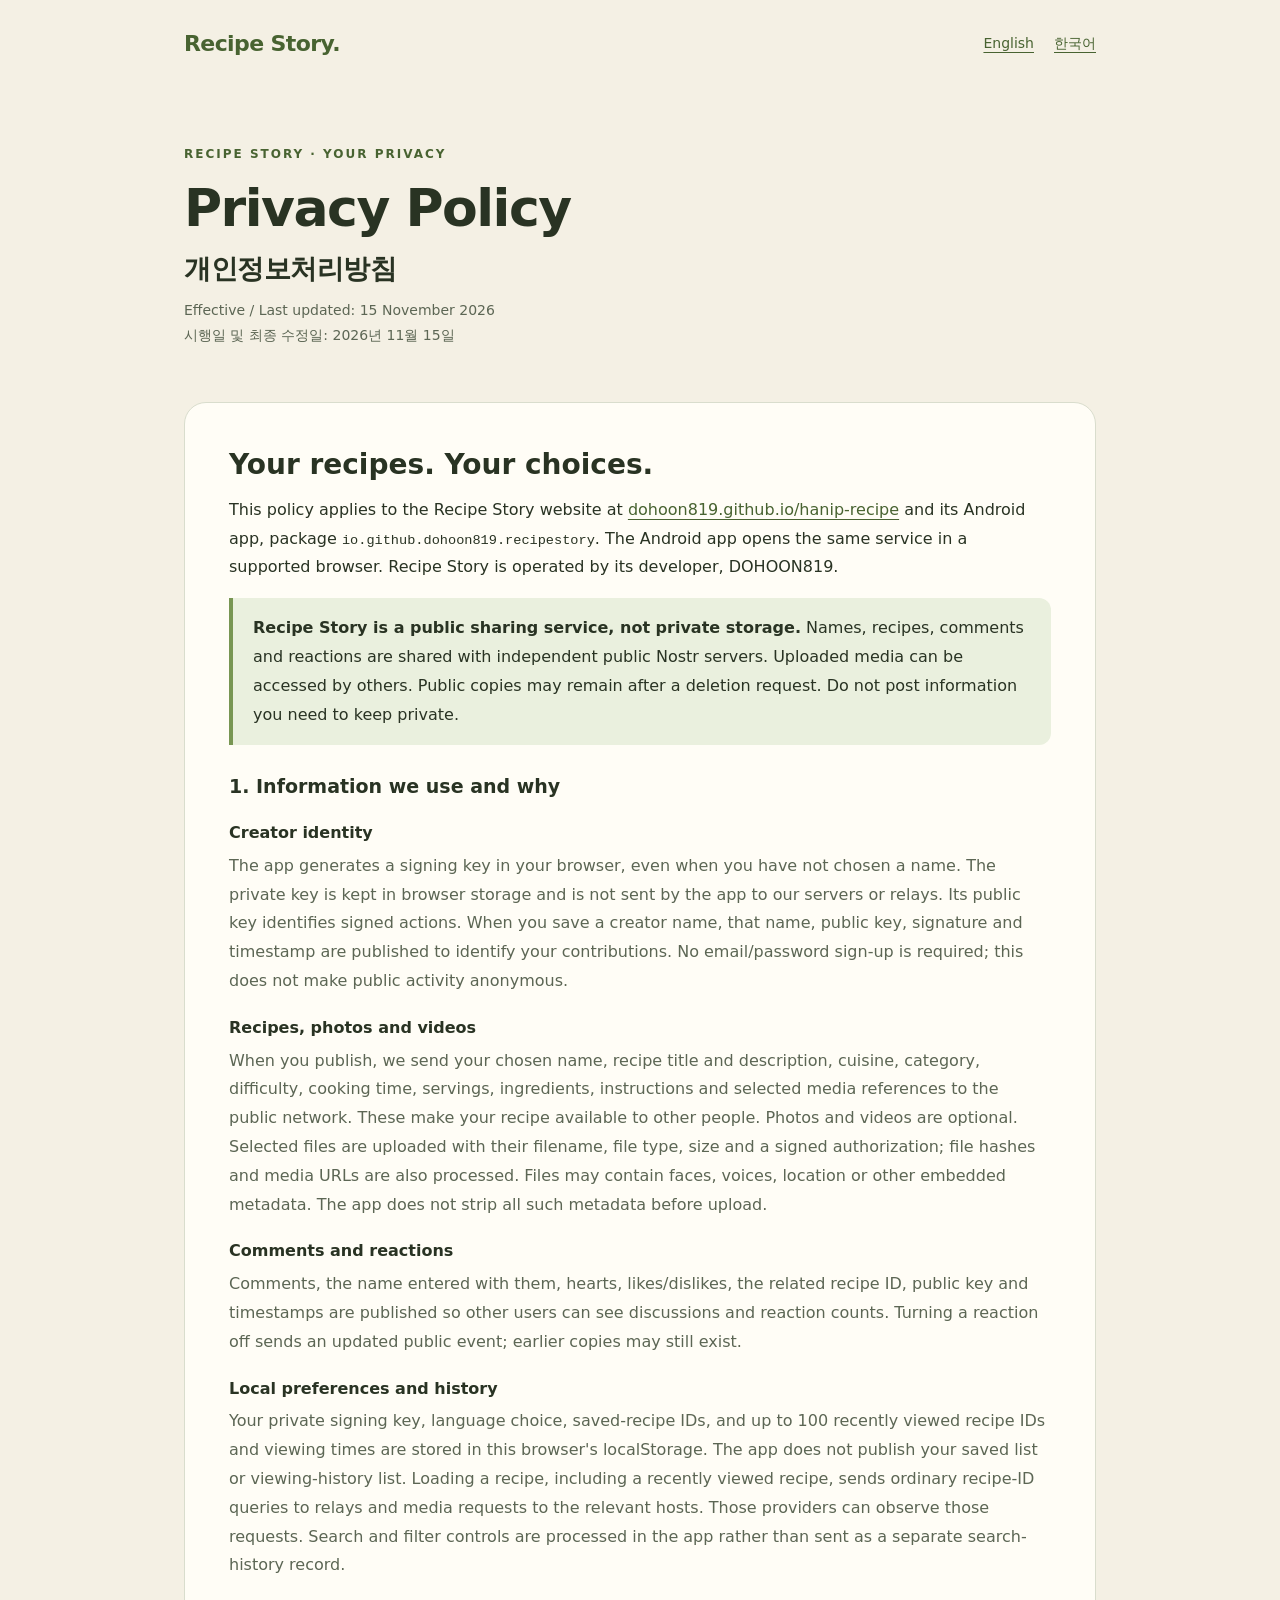
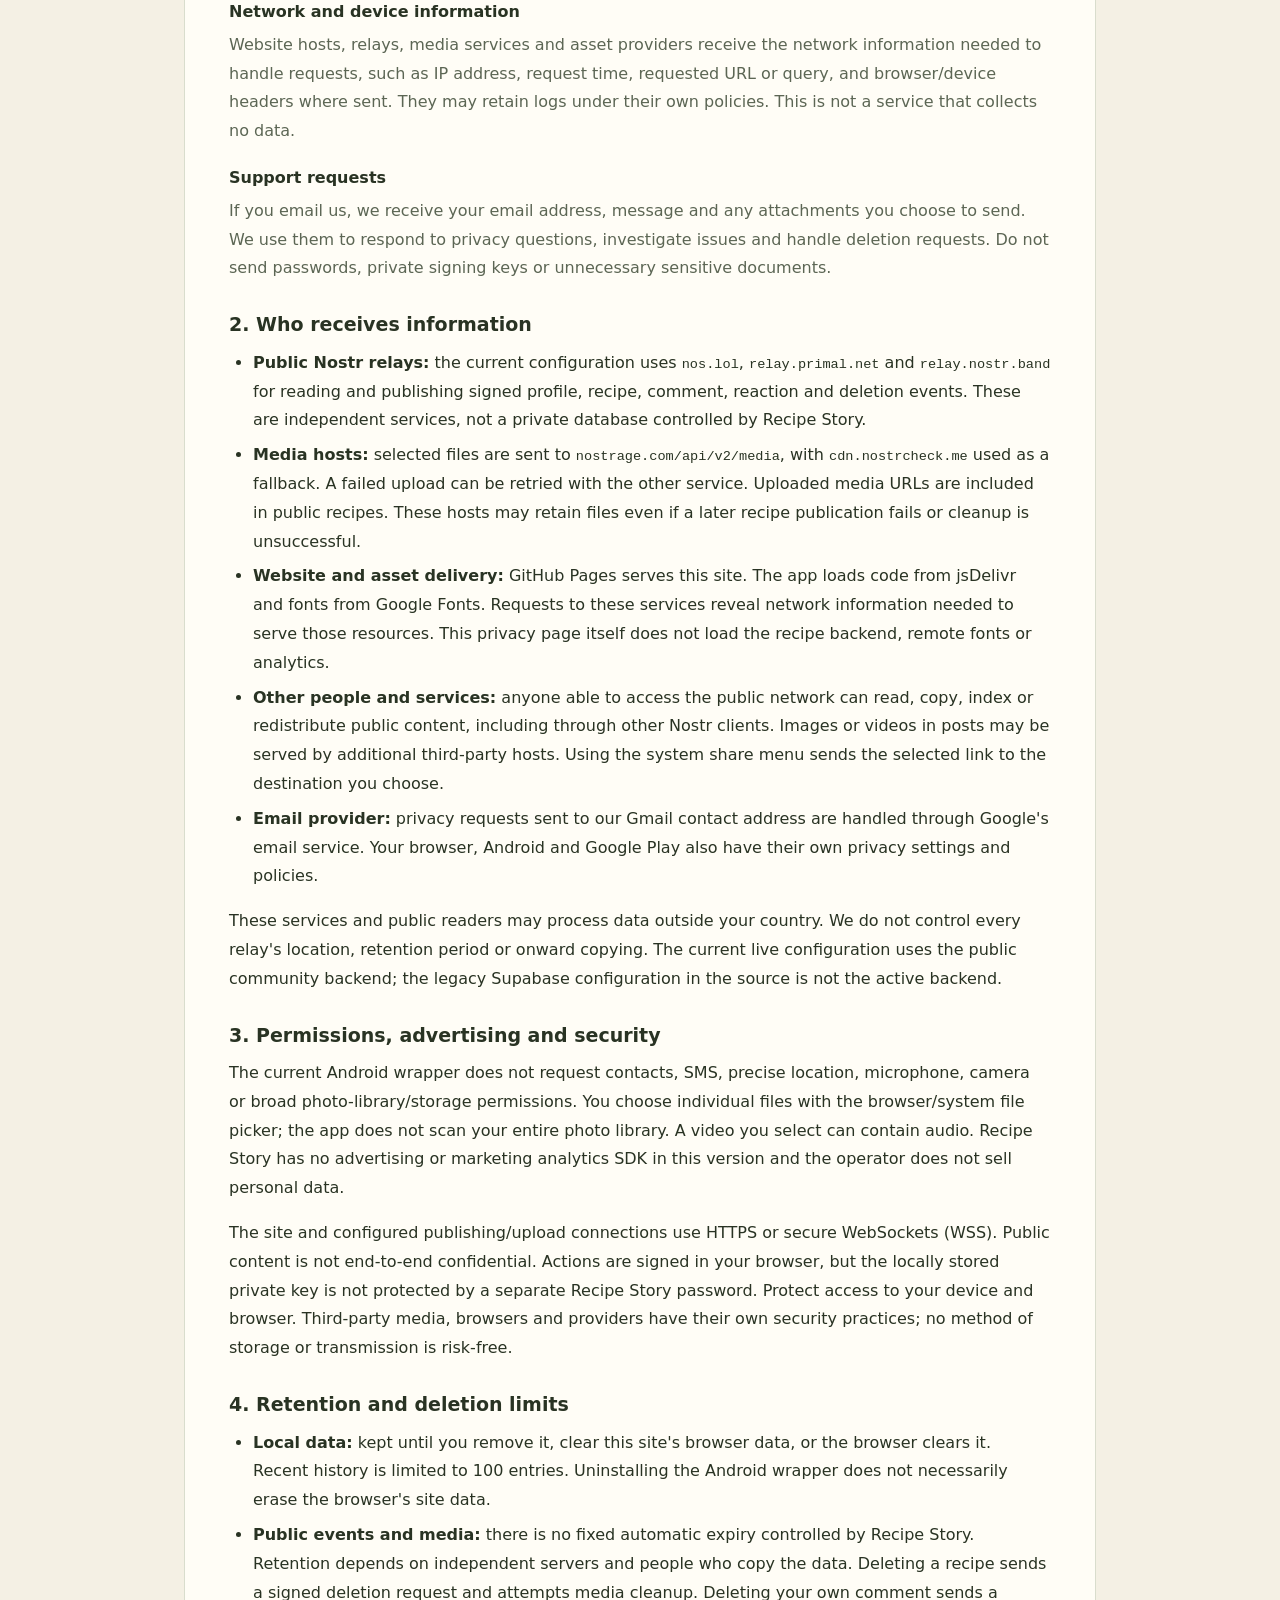
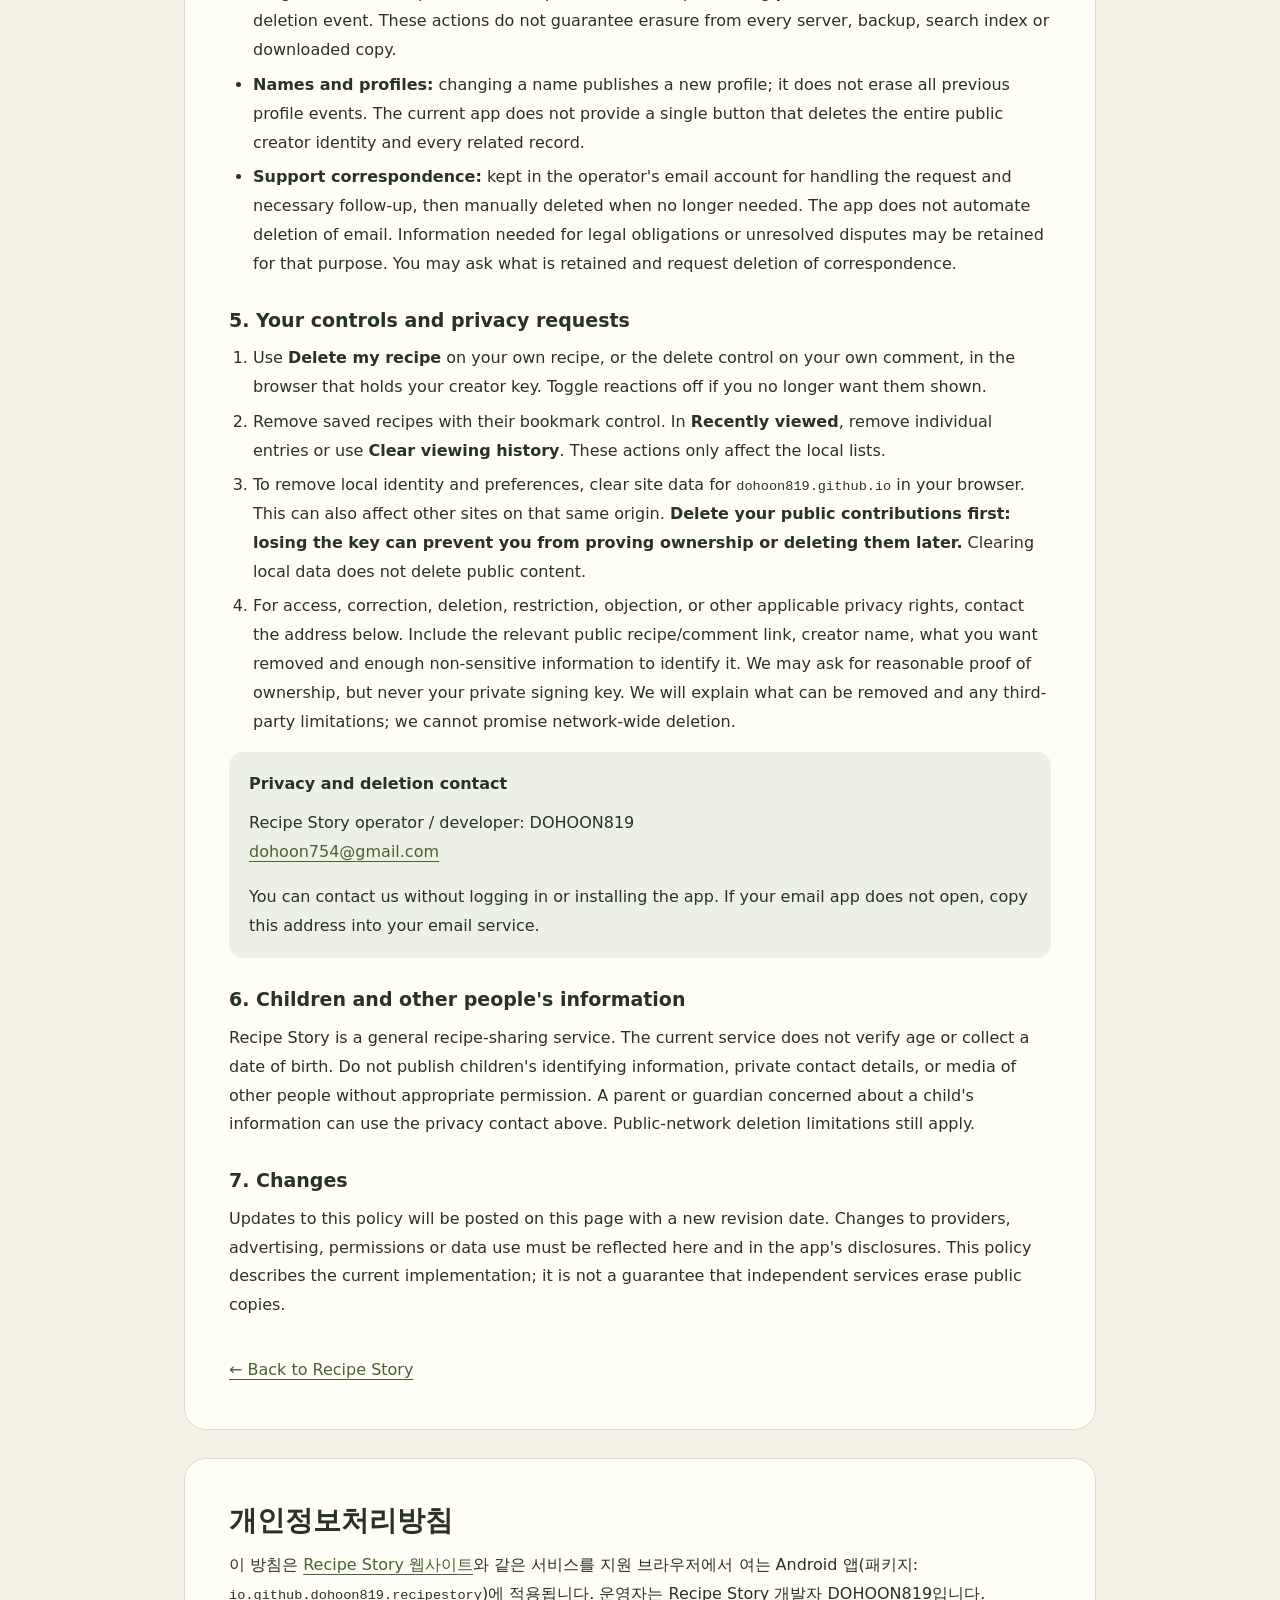
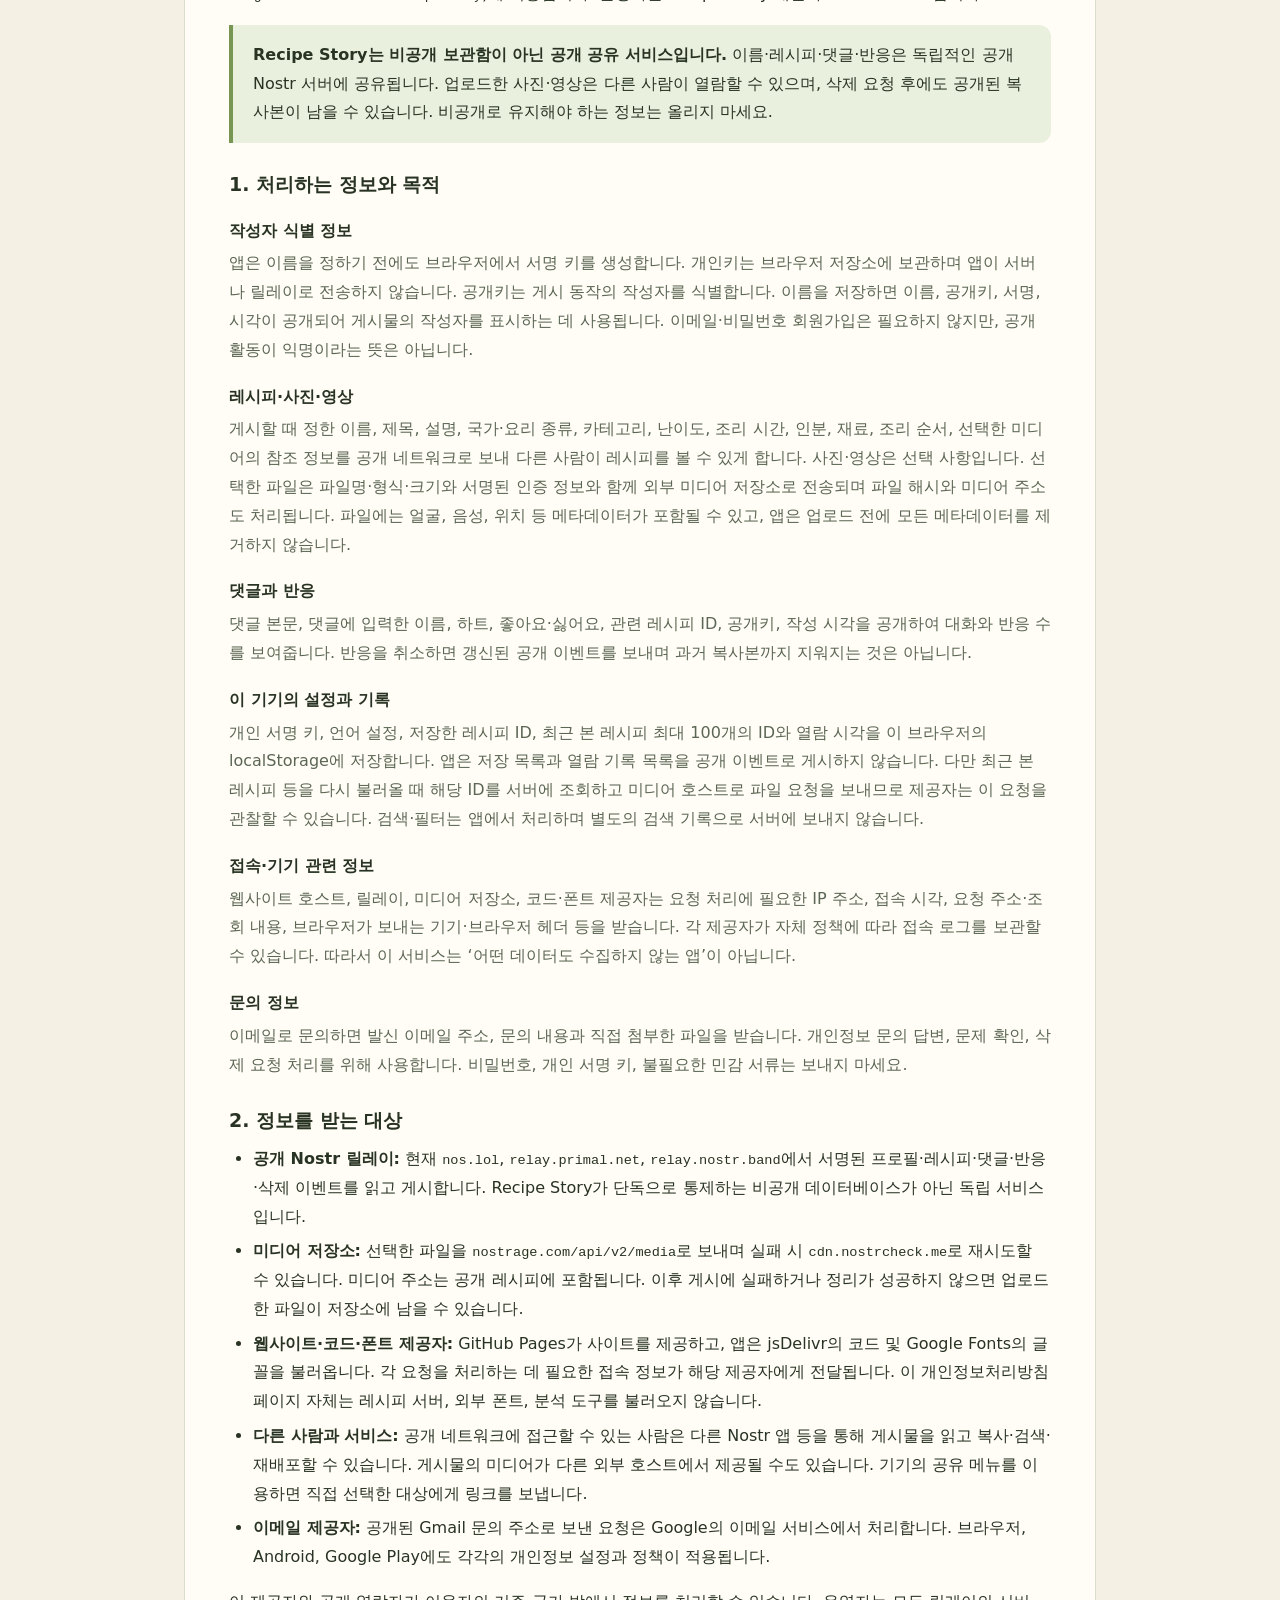
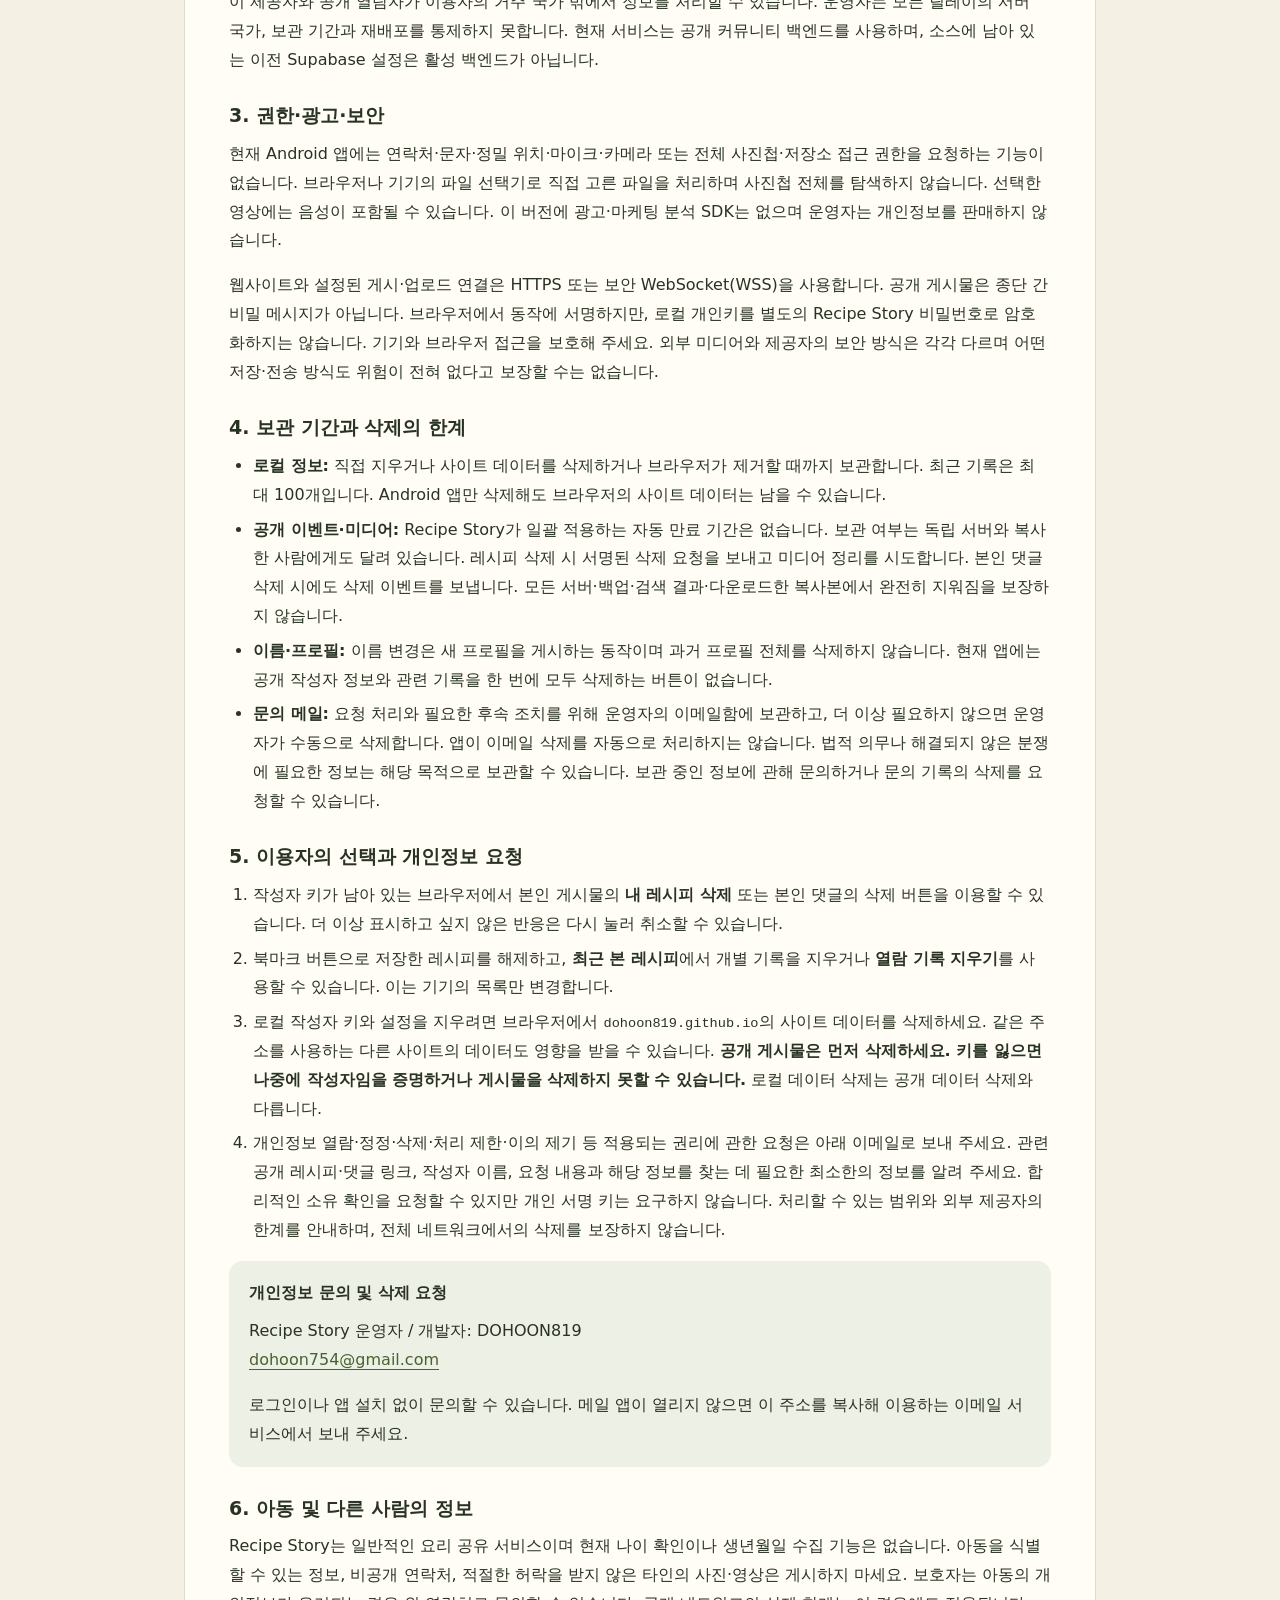
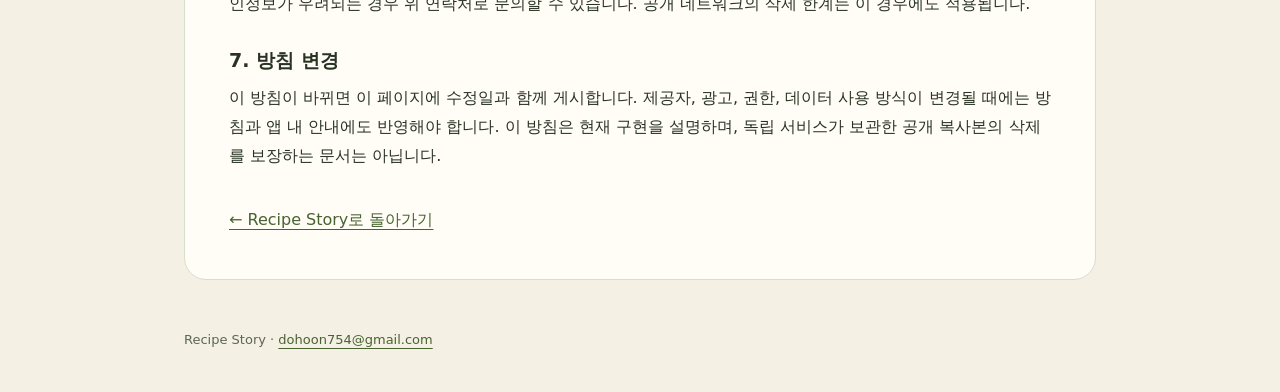
<file: privacy.html>
<!doctype html>
<html lang="en">
<head>
  <meta charset="utf-8">
  <meta name="viewport" content="width=device-width, initial-scale=1">
  <meta name="theme-color" content="#789653">
  <meta name="description" content="Recipe Story Privacy Policy: public recipe sharing, photos and videos, local browser data, third-party services, retention and deletion requests. 개인정보처리방침.">
  <link rel="canonical" href="https://dohoon819.github.io/hanip-recipe/privacy.html">
  <link rel="icon" href="assets/favicon.svg" type="image/svg+xml">
  <title>Privacy Policy · 개인정보처리방침 | Recipe Story</title>
  <style>
    :root{color-scheme:light;--paper:#f4f0e4;--card:#fffdf6;--ink:#293323;--muted:#5c6654;--green:#486331;--line:#d9ddcd}
    *{box-sizing:border-box}html{scroll-padding-top:24px}body{margin:0;background:var(--paper);color:var(--ink);font:16px/1.8 system-ui,-apple-system,"Segoe UI",sans-serif}a{color:var(--green);text-underline-offset:4px;overflow-wrap:anywhere}a:hover{text-decoration-thickness:2px}a:focus-visible{outline:3px solid #789653;outline-offset:5px;border-radius:4px}header,main,footer{max-width:960px;margin:auto;padding:24px}header{display:flex;align-items:center;justify-content:space-between;gap:18px;flex-wrap:wrap}.brand{font-size:22px;font-weight:750;text-decoration:none;letter-spacing:-.6px}header nav{display:flex;gap:20px;font-size:14px}.intro{padding:32px 0 10px}.eyebrow{font-size:12px;font-weight:700;letter-spacing:2px;color:var(--green);margin:0}h1{font-size:clamp(32px,6vw,52px);line-height:1.15;letter-spacing:-1.5px;margin:14px 0}h1 small{display:block;font-size:.52em;letter-spacing:-.5px;margin-top:14px}h2{font-size:28px;line-height:1.3;margin:0 0 12px}h3{font-size:19px;line-height:1.45;margin:28px 0 10px}p,ul,ol{margin:10px 0 16px}li{margin:6px 0}ul,ol{padding-left:24px}.meta{color:var(--muted);font-size:14px}.policy{background:var(--card);border:1px solid var(--line);border-radius:22px;margin-top:28px;padding:clamp(22px,5vw,44px);overflow-wrap:anywhere}.summary{padding:16px 20px;border-left:4px solid #789653;background:#eaf0de;border-radius:0 12px 12px 0}.summary p{margin:0}.contact{background:#edf0e4;padding:18px 20px;border-radius:14px}.contact p:last-child{margin-bottom:0}dl{margin:0}dt{font-weight:700;margin-top:18px}dd{margin:4px 0 16px;color:var(--muted)}code{font-size:.85em;overflow-wrap:anywhere}.back{display:inline-block;margin-top:20px}footer{font-size:13px;color:var(--muted);padding-bottom:40px}@media(max-width:480px){header,main,footer{padding:18px}.intro{padding-top:16px}.policy{padding:22px 19px}body{font-size:15px}.summary,.contact{padding:14px}h2{font-size:25px}}
  </style>
</head>
<body>
  <header>
    <a class="brand" href="./">Recipe Story.</a>
    <nav aria-label="Policy languages"><a href="#en" lang="en">English</a><a href="#ko" lang="ko">한국어</a></nav>
  </header>
  <main>
    <div class="intro">
      <p class="eyebrow">RECIPE STORY · YOUR PRIVACY</p>
      <h1>Privacy Policy<small lang="ko">개인정보처리방침</small></h1>
      <p class="meta">Effective / Last updated: <time datetime="2026-11-15">15 November 2026</time><br><span lang="ko">시행일 및 최종 수정일: 2026년 11월 15일</span></p>
    </div>
    <article class="policy" id="en" lang="en" aria-labelledby="en-title">
      <h2 id="en-title">Your recipes. Your choices.</h2>
      <p>This policy applies to the Recipe Story website at <a href="https://dohoon819.github.io/hanip-recipe/">dohoon819.github.io/hanip-recipe</a> and its Android app, package <code>io.github.dohoon819.recipestory</code>. The Android app opens the same service in a supported browser. Recipe Story is operated by its developer, DOHOON819.</p>
      <div class="summary"><p><strong>Recipe Story is a public sharing service, not private storage.</strong> Names, recipes, comments and reactions are shared with independent public Nostr servers. Uploaded media can be accessed by others. Public copies may remain after a deletion request. Do not post information you need to keep private.</p></div>
      <h3>1. Information we use and why</h3>
      <dl>
        <dt>Creator identity</dt><dd>The app generates a signing key in your browser, even when you have not chosen a name. The private key is kept in browser storage and is not sent by the app to our servers or relays. Its public key identifies signed actions. When you save a creator name, that name, public key, signature and timestamp are published to identify your contributions. No email/password sign-up is required; this does not make public activity anonymous.</dd>
        <dt>Recipes, photos and videos</dt><dd>When you publish, we send your chosen name, recipe title and description, cuisine, category, difficulty, cooking time, servings, ingredients, instructions and selected media references to the public network. These make your recipe available to other people. Photos and videos are optional. Selected files are uploaded with their filename, file type, size and a signed authorization; file hashes and media URLs are also processed. Files may contain faces, voices, location or other embedded metadata. The app does not strip all such metadata before upload.</dd>
        <dt>Comments and reactions</dt><dd>Comments, the name entered with them, hearts, likes/dislikes, the related recipe ID, public key and timestamps are published so other users can see discussions and reaction counts. Turning a reaction off sends an updated public event; earlier copies may still exist.</dd>
        <dt>Local preferences and history</dt><dd>Your private signing key, language choice, saved-recipe IDs, and up to 100 recently viewed recipe IDs and viewing times are stored in this browser's localStorage. The app does not publish your saved list or viewing-history list. Loading a recipe, including a recently viewed recipe, sends ordinary recipe-ID queries to relays and media requests to the relevant hosts. Those providers can observe those requests. Search and filter controls are processed in the app rather than sent as a separate search-history record.</dd>
        <dt>Network and device information</dt><dd>Website hosts, relays, media services and asset providers receive the network information needed to handle requests, such as IP address, request time, requested URL or query, and browser/device headers where sent. They may retain logs under their own policies. This is not a service that collects no data.</dd>
        <dt>Support requests</dt><dd>If you email us, we receive your email address, message and any attachments you choose to send. We use them to respond to privacy questions, investigate issues and handle deletion requests. Do not send passwords, private signing keys or unnecessary sensitive documents.</dd>
      </dl>
      <h3>2. Who receives information</h3>
      <ul>
        <li><strong>Public Nostr relays:</strong> the current configuration uses <code>nos.lol</code>, <code>relay.primal.net</code> and <code>relay.nostr.band</code> for reading and publishing signed profile, recipe, comment, reaction and deletion events. These are independent services, not a private database controlled by Recipe Story.</li>
        <li><strong>Media hosts:</strong> selected files are sent to <code>nostrage.com/api/v2/media</code>, with <code>cdn.nostrcheck.me</code> used as a fallback. A failed upload can be retried with the other service. Uploaded media URLs are included in public recipes. These hosts may retain files even if a later recipe publication fails or cleanup is unsuccessful.</li>
        <li><strong>Website and asset delivery:</strong> GitHub Pages serves this site. The app loads code from jsDelivr and fonts from Google Fonts. Requests to these services reveal network information needed to serve those resources. This privacy page itself does not load the recipe backend, remote fonts or analytics.</li>
        <li><strong>Other people and services:</strong> anyone able to access the public network can read, copy, index or redistribute public content, including through other Nostr clients. Images or videos in posts may be served by additional third-party hosts. Using the system share menu sends the selected link to the destination you choose.</li>
        <li><strong>Email provider:</strong> privacy requests sent to our Gmail contact address are handled through Google's email service. Your browser, Android and Google Play also have their own privacy settings and policies.</li>
      </ul>
      <p>These services and public readers may process data outside your country. We do not control every relay's location, retention period or onward copying. The current live configuration uses the public community backend; the legacy Supabase configuration in the source is not the active backend.</p>
      <h3>3. Permissions, advertising and security</h3>
      <p>The current Android wrapper does not request contacts, SMS, precise location, microphone, camera or broad photo-library/storage permissions. You choose individual files with the browser/system file picker; the app does not scan your entire photo library. A video you select can contain audio. Recipe Story has no advertising or marketing analytics SDK in this version and the operator does not sell personal data.</p>
      <p>The site and configured publishing/upload connections use HTTPS or secure WebSockets (WSS). Public content is not end-to-end confidential. Actions are signed in your browser, but the locally stored private key is not protected by a separate Recipe Story password. Protect access to your device and browser. Third-party media, browsers and providers have their own security practices; no method of storage or transmission is risk-free.</p>
      <h3>4. Retention and deletion limits</h3>
      <ul>
        <li><strong>Local data:</strong> kept until you remove it, clear this site's browser data, or the browser clears it. Recent history is limited to 100 entries. Uninstalling the Android wrapper does not necessarily erase the browser's site data.</li>
        <li><strong>Public events and media:</strong> there is no fixed automatic expiry controlled by Recipe Story. Retention depends on independent servers and people who copy the data. Deleting a recipe sends a signed deletion request and attempts media cleanup. Deleting your own comment sends a deletion event. These actions do not guarantee erasure from every server, backup, search index or downloaded copy.</li>
        <li><strong>Names and profiles:</strong> changing a name publishes a new profile; it does not erase all previous profile events. The current app does not provide a single button that deletes the entire public creator identity and every related record.</li>
        <li><strong>Support correspondence:</strong> kept in the operator's email account for handling the request and necessary follow-up, then manually deleted when no longer needed. The app does not automate deletion of email. Information needed for legal obligations or unresolved disputes may be retained for that purpose. You may ask what is retained and request deletion of correspondence.</li>
      </ul>
      <h3 id="deletion-en">5. Your controls and privacy requests</h3>
      <ol>
        <li>Use <strong>Delete my recipe</strong> on your own recipe, or the delete control on your own comment, in the browser that holds your creator key. Toggle reactions off if you no longer want them shown.</li>
        <li>Remove saved recipes with their bookmark control. In <strong>Recently viewed</strong>, remove individual entries or use <strong>Clear viewing history</strong>. These actions only affect the local lists.</li>
        <li>To remove local identity and preferences, clear site data for <code>dohoon819.github.io</code> in your browser. This can also affect other sites on that same origin. <strong>Delete your public contributions first: losing the key can prevent you from proving ownership or deleting them later.</strong> Clearing local data does not delete public content.</li>
        <li>For access, correction, deletion, restriction, objection, or other applicable privacy rights, contact the address below. Include the relevant public recipe/comment link, creator name, what you want removed and enough non-sensitive information to identify it. We may ask for reasonable proof of ownership, but never your private signing key. We will explain what can be removed and any third-party limitations; we cannot promise network-wide deletion.</li>
      </ol>
      <div class="contact" id="contact-en"><strong>Privacy and deletion contact</strong><p>Recipe Story operator / developer: DOHOON819<br><a href="mailto:dohoon754@gmail.com?subject=Recipe%20Story%20privacy%20request">dohoon754@gmail.com</a></p><p>You can contact us without logging in or installing the app. If your email app does not open, copy this address into your email service.</p></div>
      <h3>6. Children and other people's information</h3>
      <p>Recipe Story is a general recipe-sharing service. The current service does not verify age or collect a date of birth. Do not publish children's identifying information, private contact details, or media of other people without appropriate permission. A parent or guardian concerned about a child's information can use the privacy contact above. Public-network deletion limitations still apply.</p>
      <h3>7. Changes</h3>
      <p>Updates to this policy will be posted on this page with a new revision date. Changes to providers, advertising, permissions or data use must be reflected here and in the app's disclosures. This policy describes the current implementation; it is not a guarantee that independent services erase public copies.</p>
      <a class="back" href="./">← Back to Recipe Story</a>
    </article>
    <article class="policy" id="ko" lang="ko" aria-labelledby="ko-title">
      <h2 id="ko-title">개인정보처리방침</h2>
      <p>이 방침은 <a href="https://dohoon819.github.io/hanip-recipe/">Recipe Story 웹사이트</a>와 같은 서비스를 지원 브라우저에서 여는 Android 앱(패키지: <code>io.github.dohoon819.recipestory</code>)에 적용됩니다. 운영자는 Recipe Story 개발자 DOHOON819입니다.</p>
      <div class="summary"><p><strong>Recipe Story는 비공개 보관함이 아닌 공개 공유 서비스입니다.</strong> 이름·레시피·댓글·반응은 독립적인 공개 Nostr 서버에 공유됩니다. 업로드한 사진·영상은 다른 사람이 열람할 수 있으며, 삭제 요청 후에도 공개된 복사본이 남을 수 있습니다. 비공개로 유지해야 하는 정보는 올리지 마세요.</p></div>
      <h3>1. 처리하는 정보와 목적</h3>
      <dl>
        <dt>작성자 식별 정보</dt><dd>앱은 이름을 정하기 전에도 브라우저에서 서명 키를 생성합니다. 개인키는 브라우저 저장소에 보관하며 앱이 서버나 릴레이로 전송하지 않습니다. 공개키는 게시 동작의 작성자를 식별합니다. 이름을 저장하면 이름, 공개키, 서명, 시각이 공개되어 게시물의 작성자를 표시하는 데 사용됩니다. 이메일·비밀번호 회원가입은 필요하지 않지만, 공개 활동이 익명이라는 뜻은 아닙니다.</dd>
        <dt>레시피·사진·영상</dt><dd>게시할 때 정한 이름, 제목, 설명, 국가·요리 종류, 카테고리, 난이도, 조리 시간, 인분, 재료, 조리 순서, 선택한 미디어의 참조 정보를 공개 네트워크로 보내 다른 사람이 레시피를 볼 수 있게 합니다. 사진·영상은 선택 사항입니다. 선택한 파일은 파일명·형식·크기와 서명된 인증 정보와 함께 외부 미디어 저장소로 전송되며 파일 해시와 미디어 주소도 처리됩니다. 파일에는 얼굴, 음성, 위치 등 메타데이터가 포함될 수 있고, 앱은 업로드 전에 모든 메타데이터를 제거하지 않습니다.</dd>
        <dt>댓글과 반응</dt><dd>댓글 본문, 댓글에 입력한 이름, 하트, 좋아요·싫어요, 관련 레시피 ID, 공개키, 작성 시각을 공개하여 대화와 반응 수를 보여줍니다. 반응을 취소하면 갱신된 공개 이벤트를 보내며 과거 복사본까지 지워지는 것은 아닙니다.</dd>
        <dt>이 기기의 설정과 기록</dt><dd>개인 서명 키, 언어 설정, 저장한 레시피 ID, 최근 본 레시피 최대 100개의 ID와 열람 시각을 이 브라우저의 localStorage에 저장합니다. 앱은 저장 목록과 열람 기록 목록을 공개 이벤트로 게시하지 않습니다. 다만 최근 본 레시피 등을 다시 불러올 때 해당 ID를 서버에 조회하고 미디어 호스트로 파일 요청을 보내므로 제공자는 이 요청을 관찰할 수 있습니다. 검색·필터는 앱에서 처리하며 별도의 검색 기록으로 서버에 보내지 않습니다.</dd>
        <dt>접속·기기 관련 정보</dt><dd>웹사이트 호스트, 릴레이, 미디어 저장소, 코드·폰트 제공자는 요청 처리에 필요한 IP 주소, 접속 시각, 요청 주소·조회 내용, 브라우저가 보내는 기기·브라우저 헤더 등을 받습니다. 각 제공자가 자체 정책에 따라 접속 로그를 보관할 수 있습니다. 따라서 이 서비스는 ‘어떤 데이터도 수집하지 않는 앱’이 아닙니다.</dd>
        <dt>문의 정보</dt><dd>이메일로 문의하면 발신 이메일 주소, 문의 내용과 직접 첨부한 파일을 받습니다. 개인정보 문의 답변, 문제 확인, 삭제 요청 처리를 위해 사용합니다. 비밀번호, 개인 서명 키, 불필요한 민감 서류는 보내지 마세요.</dd>
      </dl>
      <h3>2. 정보를 받는 대상</h3>
      <ul>
        <li><strong>공개 Nostr 릴레이:</strong> 현재 <code>nos.lol</code>, <code>relay.primal.net</code>, <code>relay.nostr.band</code>에서 서명된 프로필·레시피·댓글·반응·삭제 이벤트를 읽고 게시합니다. Recipe Story가 단독으로 통제하는 비공개 데이터베이스가 아닌 독립 서비스입니다.</li>
        <li><strong>미디어 저장소:</strong> 선택한 파일을 <code>nostrage.com/api/v2/media</code>로 보내며 실패 시 <code>cdn.nostrcheck.me</code>로 재시도할 수 있습니다. 미디어 주소는 공개 레시피에 포함됩니다. 이후 게시에 실패하거나 정리가 성공하지 않으면 업로드한 파일이 저장소에 남을 수 있습니다.</li>
        <li><strong>웹사이트·코드·폰트 제공자:</strong> GitHub Pages가 사이트를 제공하고, 앱은 jsDelivr의 코드 및 Google Fonts의 글꼴을 불러옵니다. 각 요청을 처리하는 데 필요한 접속 정보가 해당 제공자에게 전달됩니다. 이 개인정보처리방침 페이지 자체는 레시피 서버, 외부 폰트, 분석 도구를 불러오지 않습니다.</li>
        <li><strong>다른 사람과 서비스:</strong> 공개 네트워크에 접근할 수 있는 사람은 다른 Nostr 앱 등을 통해 게시물을 읽고 복사·검색·재배포할 수 있습니다. 게시물의 미디어가 다른 외부 호스트에서 제공될 수도 있습니다. 기기의 공유 메뉴를 이용하면 직접 선택한 대상에게 링크를 보냅니다.</li>
        <li><strong>이메일 제공자:</strong> 공개된 Gmail 문의 주소로 보낸 요청은 Google의 이메일 서비스에서 처리합니다. 브라우저, Android, Google Play에도 각각의 개인정보 설정과 정책이 적용됩니다.</li>
      </ul>
      <p>이 제공자와 공개 열람자가 이용자의 거주 국가 밖에서 정보를 처리할 수 있습니다. 운영자는 모든 릴레이의 서버 국가, 보관 기간과 재배포를 통제하지 못합니다. 현재 서비스는 공개 커뮤니티 백엔드를 사용하며, 소스에 남아 있는 이전 Supabase 설정은 활성 백엔드가 아닙니다.</p>
      <h3>3. 권한·광고·보안</h3>
      <p>현재 Android 앱에는 연락처·문자·정밀 위치·마이크·카메라 또는 전체 사진첩·저장소 접근 권한을 요청하는 기능이 없습니다. 브라우저나 기기의 파일 선택기로 직접 고른 파일을 처리하며 사진첩 전체를 탐색하지 않습니다. 선택한 영상에는 음성이 포함될 수 있습니다. 이 버전에 광고·마케팅 분석 SDK는 없으며 운영자는 개인정보를 판매하지 않습니다.</p>
      <p>웹사이트와 설정된 게시·업로드 연결은 HTTPS 또는 보안 WebSocket(WSS)을 사용합니다. 공개 게시물은 종단 간 비밀 메시지가 아닙니다. 브라우저에서 동작에 서명하지만, 로컬 개인키를 별도의 Recipe Story 비밀번호로 암호화하지는 않습니다. 기기와 브라우저 접근을 보호해 주세요. 외부 미디어와 제공자의 보안 방식은 각각 다르며 어떤 저장·전송 방식도 위험이 전혀 없다고 보장할 수는 없습니다.</p>
      <h3>4. 보관 기간과 삭제의 한계</h3>
      <ul>
        <li><strong>로컬 정보:</strong> 직접 지우거나 사이트 데이터를 삭제하거나 브라우저가 제거할 때까지 보관합니다. 최근 기록은 최대 100개입니다. Android 앱만 삭제해도 브라우저의 사이트 데이터는 남을 수 있습니다.</li>
        <li><strong>공개 이벤트·미디어:</strong> Recipe Story가 일괄 적용하는 자동 만료 기간은 없습니다. 보관 여부는 독립 서버와 복사한 사람에게도 달려 있습니다. 레시피 삭제 시 서명된 삭제 요청을 보내고 미디어 정리를 시도합니다. 본인 댓글 삭제 시에도 삭제 이벤트를 보냅니다. 모든 서버·백업·검색 결과·다운로드한 복사본에서 완전히 지워짐을 보장하지 않습니다.</li>
        <li><strong>이름·프로필:</strong> 이름 변경은 새 프로필을 게시하는 동작이며 과거 프로필 전체를 삭제하지 않습니다. 현재 앱에는 공개 작성자 정보와 관련 기록을 한 번에 모두 삭제하는 버튼이 없습니다.</li>
        <li><strong>문의 메일:</strong> 요청 처리와 필요한 후속 조치를 위해 운영자의 이메일함에 보관하고, 더 이상 필요하지 않으면 운영자가 수동으로 삭제합니다. 앱이 이메일 삭제를 자동으로 처리하지는 않습니다. 법적 의무나 해결되지 않은 분쟁에 필요한 정보는 해당 목적으로 보관할 수 있습니다. 보관 중인 정보에 관해 문의하거나 문의 기록의 삭제를 요청할 수 있습니다.</li>
      </ul>
      <h3 id="deletion-ko">5. 이용자의 선택과 개인정보 요청</h3>
      <ol>
        <li>작성자 키가 남아 있는 브라우저에서 본인 게시물의 <strong>내 레시피 삭제</strong> 또는 본인 댓글의 삭제 버튼을 이용할 수 있습니다. 더 이상 표시하고 싶지 않은 반응은 다시 눌러 취소할 수 있습니다.</li>
        <li>북마크 버튼으로 저장한 레시피를 해제하고, <strong>최근 본 레시피</strong>에서 개별 기록을 지우거나 <strong>열람 기록 지우기</strong>를 사용할 수 있습니다. 이는 기기의 목록만 변경합니다.</li>
        <li>로컬 작성자 키와 설정을 지우려면 브라우저에서 <code>dohoon819.github.io</code>의 사이트 데이터를 삭제하세요. 같은 주소를 사용하는 다른 사이트의 데이터도 영향을 받을 수 있습니다. <strong>공개 게시물은 먼저 삭제하세요. 키를 잃으면 나중에 작성자임을 증명하거나 게시물을 삭제하지 못할 수 있습니다.</strong> 로컬 데이터 삭제는 공개 데이터 삭제와 다릅니다.</li>
        <li>개인정보 열람·정정·삭제·처리 제한·이의 제기 등 적용되는 권리에 관한 요청은 아래 이메일로 보내 주세요. 관련 공개 레시피·댓글 링크, 작성자 이름, 요청 내용과 해당 정보를 찾는 데 필요한 최소한의 정보를 알려 주세요. 합리적인 소유 확인을 요청할 수 있지만 개인 서명 키는 요구하지 않습니다. 처리할 수 있는 범위와 외부 제공자의 한계를 안내하며, 전체 네트워크에서의 삭제를 보장하지 않습니다.</li>
      </ol>
      <div class="contact" id="contact-ko"><strong>개인정보 문의 및 삭제 요청</strong><p>Recipe Story 운영자 / 개발자: DOHOON819<br><a href="mailto:dohoon754@gmail.com?subject=Recipe%20Story%20privacy%20request">dohoon754@gmail.com</a></p><p>로그인이나 앱 설치 없이 문의할 수 있습니다. 메일 앱이 열리지 않으면 이 주소를 복사해 이용하는 이메일 서비스에서 보내 주세요.</p></div>
      <h3>6. 아동 및 다른 사람의 정보</h3>
      <p>Recipe Story는 일반적인 요리 공유 서비스이며 현재 나이 확인이나 생년월일 수집 기능은 없습니다. 아동을 식별할 수 있는 정보, 비공개 연락처, 적절한 허락을 받지 않은 타인의 사진·영상은 게시하지 마세요. 보호자는 아동의 개인정보가 우려되는 경우 위 연락처로 문의할 수 있습니다. 공개 네트워크의 삭제 한계는 이 경우에도 적용됩니다.</p>
      <h3>7. 방침 변경</h3>
      <p>이 방침이 바뀌면 이 페이지에 수정일과 함께 게시합니다. 제공자, 광고, 권한, 데이터 사용 방식이 변경될 때에는 방침과 앱 내 안내에도 반영해야 합니다. 이 방침은 현재 구현을 설명하며, 독립 서비스가 보관한 공개 복사본의 삭제를 보장하는 문서는 아닙니다.</p>
      <a class="back" href="./">← Recipe Story로 돌아가기</a>
    </article>
  </main>
  <footer>Recipe Story · <a href="mailto:dohoon754@gmail.com">dohoon754@gmail.com</a></footer>
</body>
</html>
</file>
